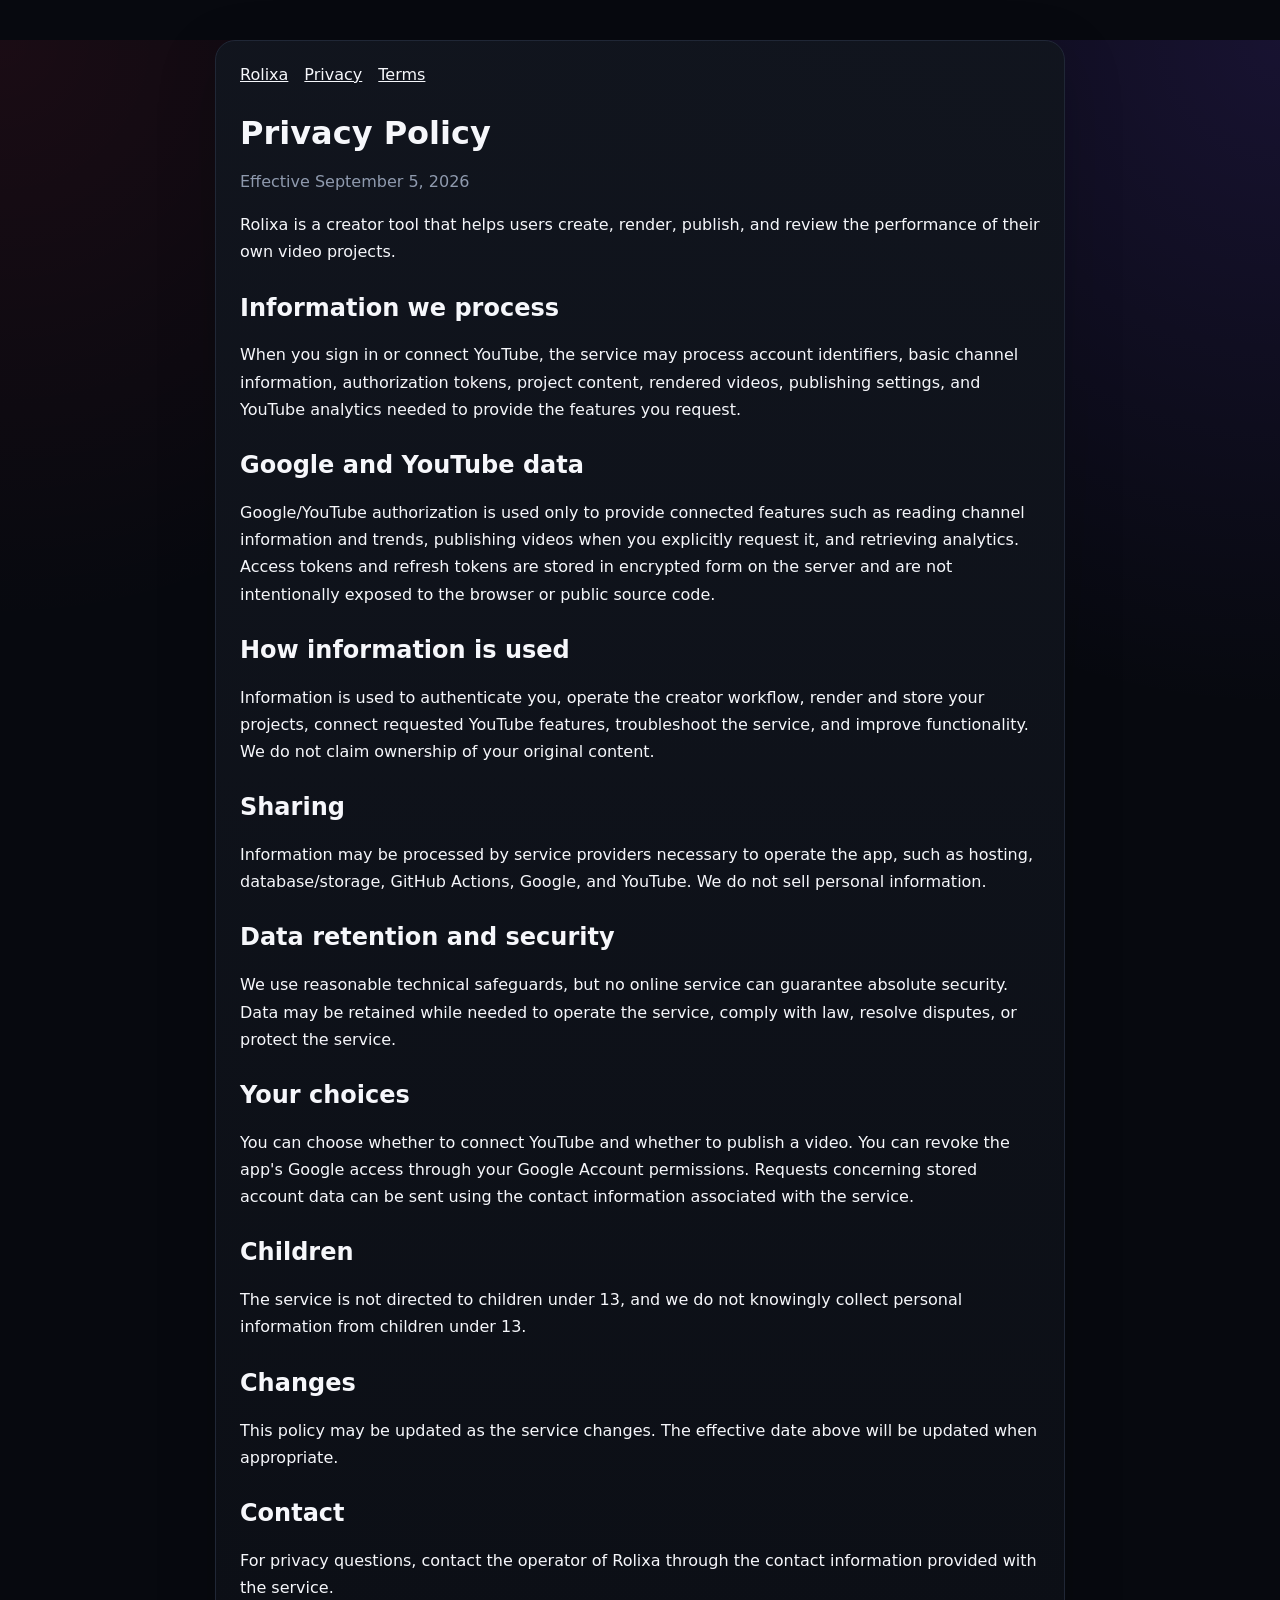
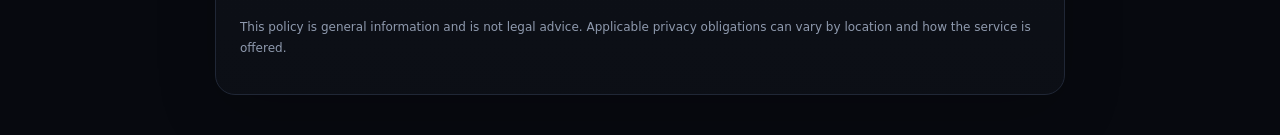
<file: privacy.html>
<!doctype html>
<html lang="en"><head><meta charset="utf-8"><meta name="viewport" content="width=device-width,initial-scale=1"><title>Privacy Policy | Rolixa</title><link rel="stylesheet" href="./styles.css"><style>.legal{max-width:850px;margin:40px auto;padding:24px}.legal h1{margin-bottom:8px}.legal h2{margin-top:28px}.legal p,.legal li{line-height:1.7}.legal-nav{display:flex;gap:16px;flex-wrap:wrap;margin-bottom:30px}.legal a{color:inherit}</style></head><body><main class="legal panel"><nav class="legal-nav"><a href="/">Rolixa</a><a href="/privacy.html">Privacy</a><a href="/terms.html">Terms</a></nav><h1>Privacy Policy</h1><p class="muted">Effective September 5, 2026</p><p>Rolixa is a creator tool that helps users create, render, publish, and review the performance of their own video projects.</p><h2>Information we process</h2><p>When you sign in or connect YouTube, the service may process account identifiers, basic channel information, authorization tokens, project content, rendered videos, publishing settings, and YouTube analytics needed to provide the features you request.</p><h2>Google and YouTube data</h2><p>Google/YouTube authorization is used only to provide connected features such as reading channel information and trends, publishing videos when you explicitly request it, and retrieving analytics. Access tokens and refresh tokens are stored in encrypted form on the server and are not intentionally exposed to the browser or public source code.</p><h2>How information is used</h2><p>Information is used to authenticate you, operate the creator workflow, render and store your projects, connect requested YouTube features, troubleshoot the service, and improve functionality. We do not claim ownership of your original content.</p><h2>Sharing</h2><p>Information may be processed by service providers necessary to operate the app, such as hosting, database/storage, GitHub Actions, Google, and YouTube. We do not sell personal information.</p><h2>Data retention and security</h2><p>We use reasonable technical safeguards, but no online service can guarantee absolute security. Data may be retained while needed to operate the service, comply with law, resolve disputes, or protect the service.</p><h2>Your choices</h2><p>You can choose whether to connect YouTube and whether to publish a video. You can revoke the app's Google access through your Google Account permissions. Requests concerning stored account data can be sent using the contact information associated with the service.</p><h2>Children</h2><p>The service is not directed to children under 13, and we do not knowingly collect personal information from children under 13.</p><h2>Changes</h2><p>This policy may be updated as the service changes. The effective date above will be updated when appropriate.</p><h2>Contact</h2><p>For privacy questions, contact the operator of Rolixa through the contact information provided with the service.</p><p class="muted small">This policy is general information and is not legal advice. Applicable privacy obligations can vary by location and how the service is offered.</p></main></body></html>
</file>
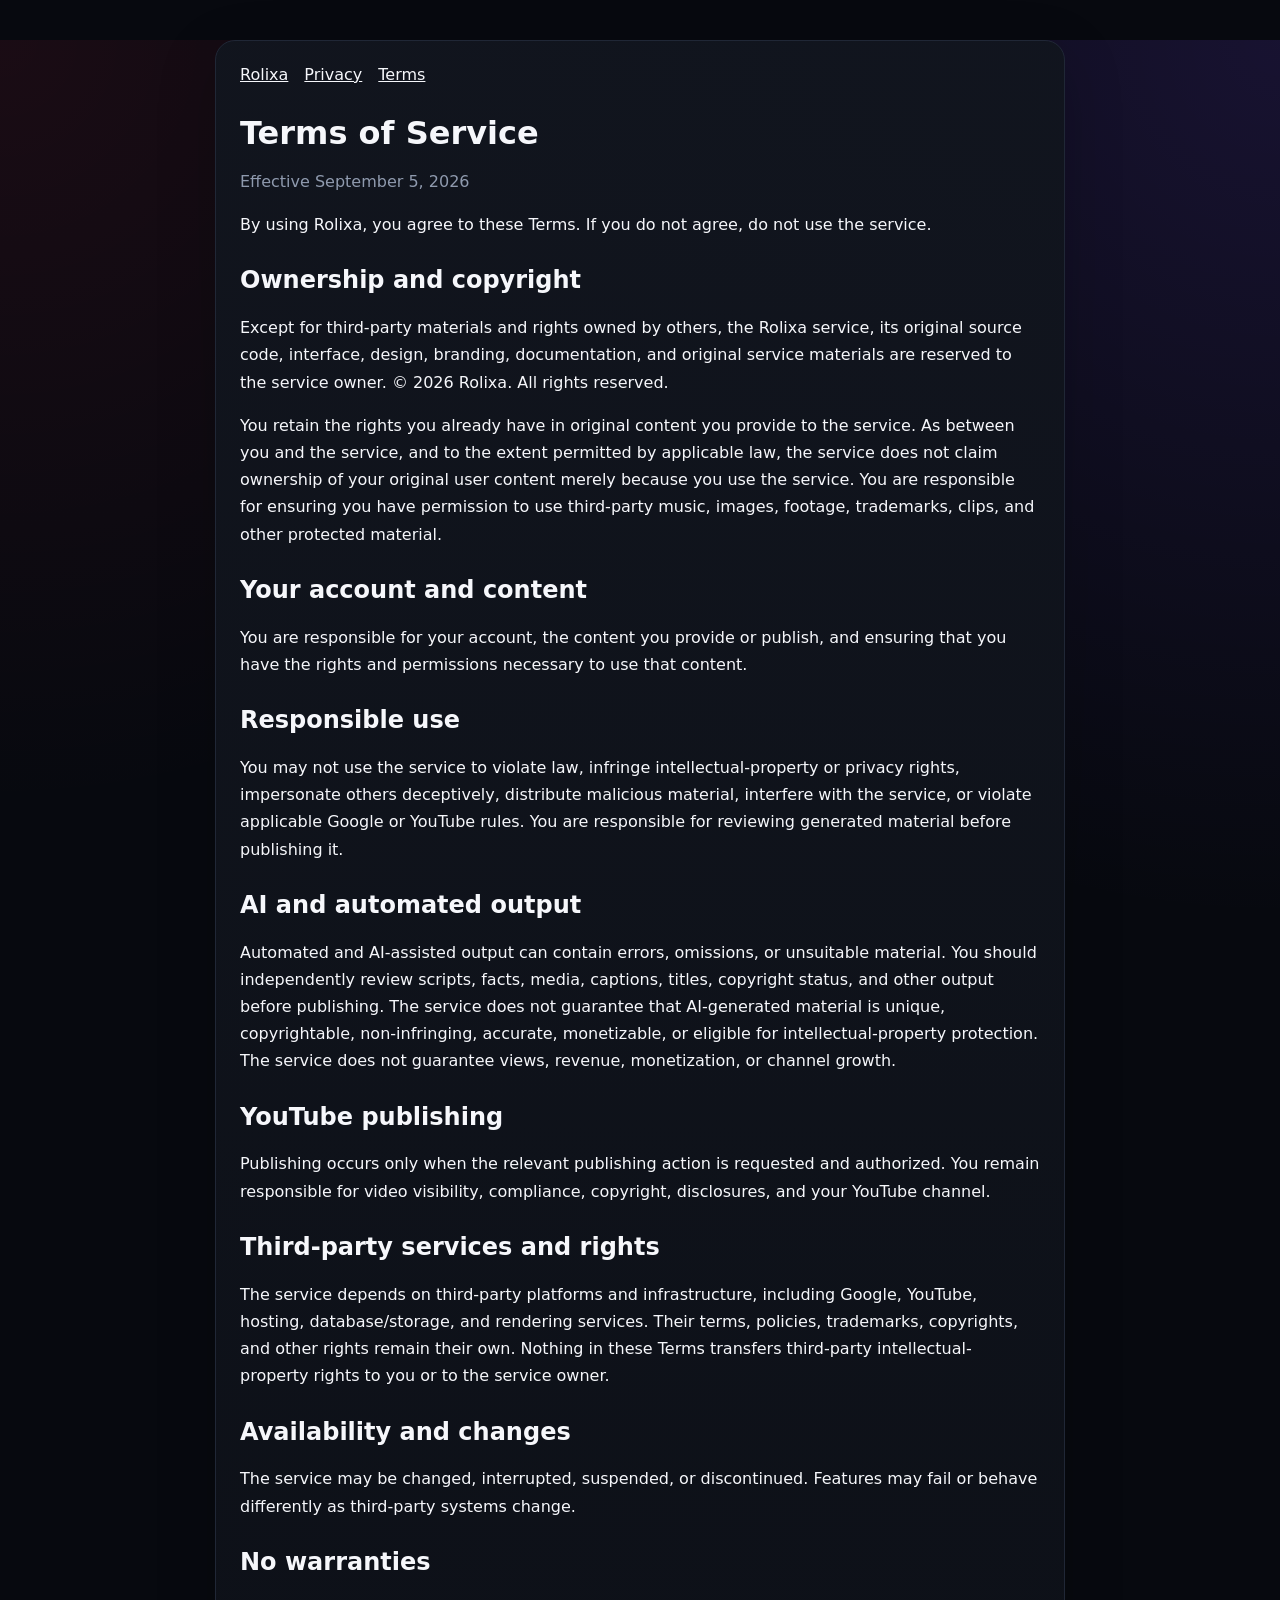
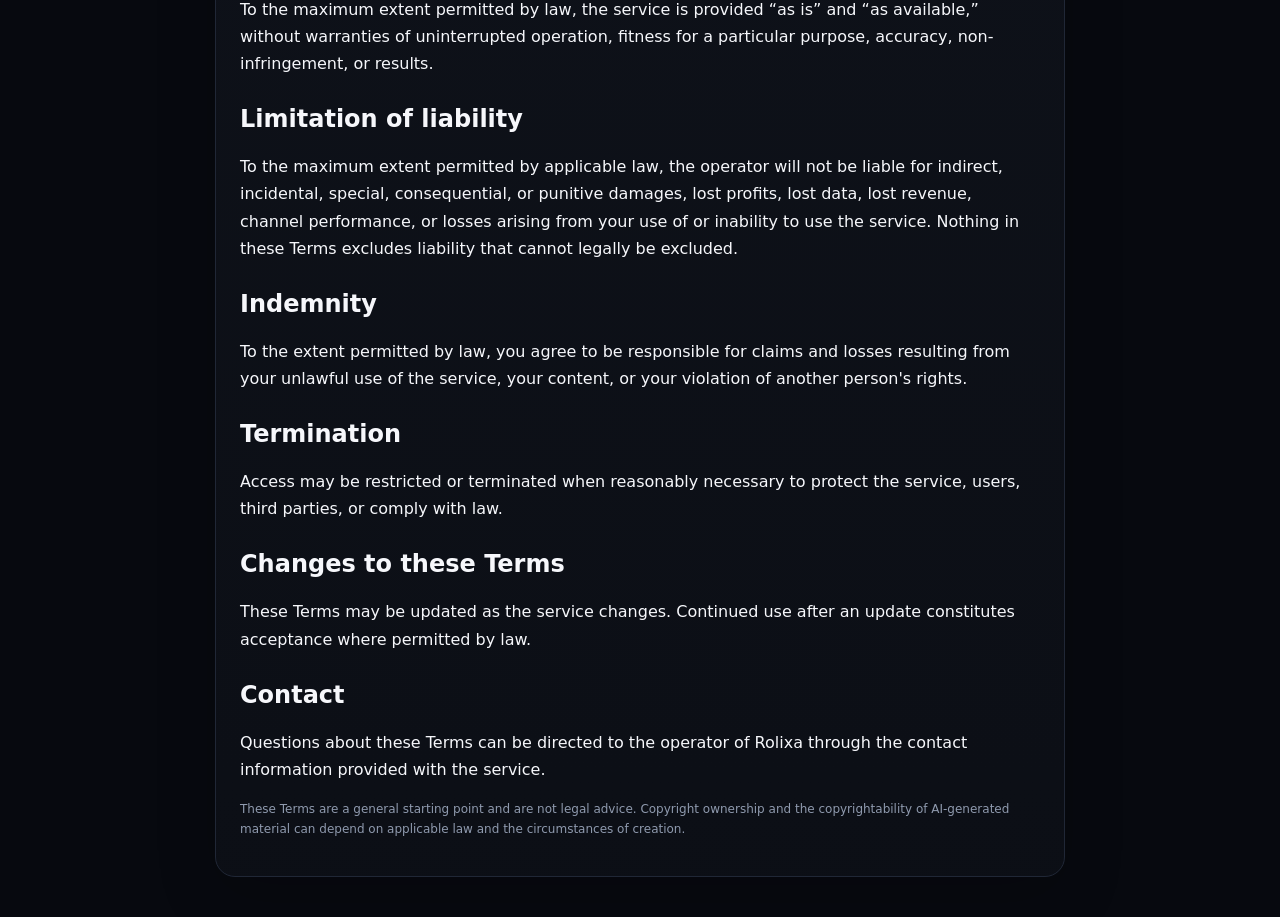
<file: terms.html>
<!doctype html>
<html lang="en"><head><meta charset="utf-8"><meta name="viewport" content="width=device-width,initial-scale=1"><title>Terms of Service | Rolixa</title><link rel="stylesheet" href="./styles.css"><style>.legal{max-width:850px;margin:40px auto;padding:24px}.legal h1{margin-bottom:8px}.legal h2{margin-top:28px}.legal p,.legal li{line-height:1.7}.legal-nav{display:flex;gap:16px;flex-wrap:wrap;margin-bottom:30px}.legal a{color:inherit}</style></head><body><main class="legal panel"><nav class="legal-nav"><a href="/">Rolixa</a><a href="/privacy.html">Privacy</a><a href="/terms.html">Terms</a></nav><h1>Terms of Service</h1><p class="muted">Effective September 5, 2026</p><p>By using Rolixa, you agree to these Terms. If you do not agree, do not use the service.</p><h2>Ownership and copyright</h2><p>Except for third-party materials and rights owned by others, the Rolixa service, its original source code, interface, design, branding, documentation, and original service materials are reserved to the service owner. © 2026 Rolixa. All rights reserved.</p><p>You retain the rights you already have in original content you provide to the service. As between you and the service, and to the extent permitted by applicable law, the service does not claim ownership of your original user content merely because you use the service. You are responsible for ensuring you have permission to use third-party music, images, footage, trademarks, clips, and other protected material.</p><h2>Your account and content</h2><p>You are responsible for your account, the content you provide or publish, and ensuring that you have the rights and permissions necessary to use that content.</p><h2>Responsible use</h2><p>You may not use the service to violate law, infringe intellectual-property or privacy rights, impersonate others deceptively, distribute malicious material, interfere with the service, or violate applicable Google or YouTube rules. You are responsible for reviewing generated material before publishing it.</p><h2>AI and automated output</h2><p>Automated and AI-assisted output can contain errors, omissions, or unsuitable material. You should independently review scripts, facts, media, captions, titles, copyright status, and other output before publishing. The service does not guarantee that AI-generated material is unique, copyrightable, non-infringing, accurate, monetizable, or eligible for intellectual-property protection. The service does not guarantee views, revenue, monetization, or channel growth.</p><h2>YouTube publishing</h2><p>Publishing occurs only when the relevant publishing action is requested and authorized. You remain responsible for video visibility, compliance, copyright, disclosures, and your YouTube channel.</p><h2>Third-party services and rights</h2><p>The service depends on third-party platforms and infrastructure, including Google, YouTube, hosting, database/storage, and rendering services. Their terms, policies, trademarks, copyrights, and other rights remain their own. Nothing in these Terms transfers third-party intellectual-property rights to you or to the service owner.</p><h2>Availability and changes</h2><p>The service may be changed, interrupted, suspended, or discontinued. Features may fail or behave differently as third-party systems change.</p><h2>No warranties</h2><p>To the maximum extent permitted by law, the service is provided “as is” and “as available,” without warranties of uninterrupted operation, fitness for a particular purpose, accuracy, non-infringement, or results.</p><h2>Limitation of liability</h2><p>To the maximum extent permitted by applicable law, the operator will not be liable for indirect, incidental, special, consequential, or punitive damages, lost profits, lost data, lost revenue, channel performance, or losses arising from your use of or inability to use the service. Nothing in these Terms excludes liability that cannot legally be excluded.</p><h2>Indemnity</h2><p>To the extent permitted by law, you agree to be responsible for claims and losses resulting from your unlawful use of the service, your content, or your violation of another person's rights.</p><h2>Termination</h2><p>Access may be restricted or terminated when reasonably necessary to protect the service, users, third parties, or comply with law.</p><h2>Changes to these Terms</h2><p>These Terms may be updated as the service changes. Continued use after an update constitutes acceptance where permitted by law.</p><h2>Contact</h2><p>Questions about these Terms can be directed to the operator of Rolixa through the contact information provided with the service.</p><p class="muted small">These Terms are a general starting point and are not legal advice. Copyright ownership and the copyrightability of AI-generated material can depend on applicable law and the circumstances of creation.</p></main></body></html>
</file>
<file: styles.css>
*{box-sizing:border-box}html{background:#07090f}body{margin:0;background:radial-gradient(circle at top right,rgba(125,75,255,.14),transparent 32%),radial-gradient(circle at top left,rgba(255,45,85,.08),transparent 28%),#07090f;color:#f6f7fb;font-family:Inter,ui-sans-serif,system-ui,-apple-system,BlinkMacSystemFont,"Segoe UI",sans-serif;min-height:100vh}.app-shell{min-height:100vh;display:grid;grid-template-columns:250px minmax(0,1fr)}.sidebar{position:sticky;top:0;height:100vh;border-right:1px solid #1d2230;background:rgba(9,11,18,.9);backdrop-filter:blur(18px);padding:22px 16px;display:flex;flex-direction:column;z-index:5}.brand-block{display:flex;align-items:center;gap:12px;padding:4px 8px 22px}.brand-mark{width:40px;height:40px;border-radius:14px;display:grid;place-items:center;background:linear-gradient(145deg,#fff,#b9c0d0);color:#080a0f;font-weight:900;box-shadow:0 10px 30px rgba(255,255,255,.08)}.brand-name{font-size:17px;font-weight:850;letter-spacing:-.02em}.eyebrow{font-size:10px;letter-spacing:.18em;color:#7f8ca3;font-weight:800}.tabs{display:flex;flex-direction:column;gap:6px}.tab,.ghost,.primary{font:inherit;border:0;cursor:pointer;transition:.18s ease}.tab{display:flex;align-items:center;gap:12px;width:100%;padding:12px 13px;border-radius:13px;background:transparent;color:#8793a8;font-weight:750;text-align:left}.tab:hover{background:#10141d;color:#f8f9fc}.tab.active{background:linear-gradient(135deg,#171c28,#121620);color:#fff;box-shadow:inset 0 0 0 1px #252c3b}.tab-icon{width:24px;text-align:center;font-size:16px}.sidebar-foot{margin-top:auto;display:grid;gap:12px}.system-card{display:flex;gap:10px;align-items:center;padding:12px;border:1px solid #202636;border-radius:14px;background:#0e121a}.system-card div{display:grid;gap:2px}.system-card strong{font-size:12px}.system-card span:last-child{font-size:11px;color:#7f8ca3}.status-dot{width:8px;height:8px;border-radius:999px;background:#6ee7a6;box-shadow:0 0 0 4px rgba(110,231,166,.1);flex:0 0 auto}.workspace{min-width:0;padding:28px 30px 48px;max-width:1500px;width:100%;margin:0 auto}.topbar,.section-head,.hero-actions,.top-actions{display:flex;justify-content:space-between;align-items:center;gap:14px}.topbar{margin-bottom:26px}.topbar h1{font-size:28px;margin:4px 0 0;letter-spacing:-.035em}.primary,.ghost{border-radius:13px;padding:11px 15px;font-weight:800}.primary{background:linear-gradient(180deg,#fff,#dfe5ef);color:#090b10;box-shadow:0 10px 30px rgba(255,255,255,.07)}.primary:hover{transform:translateY(-1px);filter:brightness(1.03)}.ghost{background:#111620;color:#dce4ef;border:1px solid #252d3b}.ghost:hover{border-color:#3a4559;background:#151b27}.compact{padding:9px 12px;font-size:13px}.full{width:100%}.panel,.hero-panel,.performance-banner{border:1px solid #202736;background:linear-gradient(180deg,rgba(17,21,30,.96),rgba(12,15,22,.96));box-shadow:0 18px 60px rgba(0,0,0,.18)}.panel{border-radius:20px;padding:20px;margin-bottom:16px}.hero-panel{border-radius:24px;padding:28px;display:grid;grid-template-columns:minmax(0,1fr) 220px;gap:24px;align-items:center;margin-bottom:16px;overflow:hidden;position:relative}.hero-panel:before{content:"";position:absolute;inset:auto -100px -140px auto;width:360px;height:360px;border-radius:50%;background:radial-gradient(circle,rgba(121,82,255,.2),transparent 68%);pointer-events:none}.hero-copy{position:relative;z-index:1;max-width:720px}.hero-copy h2,.page-head h2,.auth-copy h2{margin:8px 0 10px;letter-spacing:-.04em}.hero-copy h2{font-size:clamp(30px,4vw,50px);line-height:1.02}.hero-copy p{max-width:650px}.hero-orb{width:170px;height:170px;justify-self:end;border-radius:50%;display:grid;place-items:center;background:radial-gradient(circle at 35% 30%,#fff 0 5%,#7673ff 15%,#241f56 48%,#0c0f16 72%);box-shadow:0 0 0 18px rgba(101,84,255,.05),0 35px 80px rgba(73,62,192,.22)}.hero-orb span{font-size:38px;font-weight:950;letter-spacing:-.08em}.muted,.empty,.status-line{color:#8f9aae}.muted{line-height:1.6}.small{font-size:12px}.metric-grid{display:grid;grid-template-columns:repeat(4,minmax(0,1fr));gap:12px;margin-bottom:16px}.metric{border:1px solid #202736;border-radius:18px;padding:18px;background:linear-gradient(180deg,#10151f,#0c1017)}.metric-label{font-size:12px;color:#8c98ab;font-weight:750}.metric strong{display:block;font-size:34px;letter-spacing:-.05em;margin:8px 0 2px}.metric span{font-size:11px;color:#68758b}.grid-2{display:grid;grid-template-columns:minmax(0,1.2fr) minmax(320px,.8fr);gap:16px}.section-head h3,.studio-side h3{margin:5px 0 0;font-size:18px}.empty{border:1px dashed #2a3242;border-radius:15px;padding:18px;margin-top:14px;background:rgba(8,11,17,.35)}.youtube-chip{padding:6px 9px;border-radius:999px;background:rgba(255,60,75,.1);border:1px solid rgba(255,60,75,.24);color:#ff8b97;font-size:11px;font-weight:800}.youtube-card .primary{margin-top:14px}.auth-panel{min-height:360px;display:grid;grid-template-columns:1.1fr .9fr;gap:32px;align-items:center;padding:32px}.auth-copy h2{font-size:38px}.auth-form{display:grid;gap:11px;padding:20px;border:1px solid #232a39;border-radius:18px;background:#0b0f16}.field-label,.form-grid label{font-size:12px;color:#aab5c5;font-weight:750}.auth-form input,.form-grid input,.form-grid select,.form-grid textarea,.compact-form input,.compact-form textarea,.big-editor{width:100%;background:#090d13;border:1px solid #293141;color:#f6f8fb;border-radius:12px;padding:12px 13px;outline:none;font:inherit}.auth-form input:focus,.form-grid input:focus,.form-grid select:focus,.form-grid textarea:focus,.compact-form input:focus,.compact-form textarea:focus,.big-editor:focus{border-color:#69758a;box-shadow:0 0 0 3px rgba(105,117,138,.09)}.page-head{margin:6px 0 18px}.page-head h2{font-size:34px}.studio-layout{display:grid;grid-template-columns:minmax(0,1fr) 300px;gap:16px}.studio-main{padding:24px}.form-grid{display:grid;grid-template-columns:1fr 1fr;gap:16px}.form-grid label{display:grid;gap:8px}.form-grid .wide{grid-column:1/-1}.form-grid textarea{min-height:120px;resize:vertical}.input-help{font-size:10px;color:#69758a;margin-top:-4px}.form-action{padding-top:4px}.pipeline-list{display:grid;gap:8px;margin-top:16px}.pipeline-item{display:flex;gap:12px;align-items:center;padding:11px;border:1px solid #202736;border-radius:13px;background:#0d1119;opacity:.72}.pipeline-item.active{opacity:1;border-color:#424d63}.pipeline-item>span{width:30px;height:30px;border-radius:10px;background:#171d28;display:grid;place-items:center;font-size:10px;color:#8e9bb0;font-weight:900}.pipeline-item div{display:grid;gap:2px}.pipeline-item strong{font-size:12px}.pipeline-item small{font-size:10px;color:#758197}.performance-banner{border-radius:17px;padding:14px 16px;margin-bottom:16px;display:flex;justify-content:space-between;gap:14px;align-items:center;color:#8793a7;font-size:12px}.performance-banner div{display:flex;align-items:center;gap:10px;color:#dfe5ef}.project-row{padding:15px 0;border-bottom:1px solid #202736}.project-row:last-child{border-bottom:0}.project-title{font-weight:850;letter-spacing:-.01em}.project-meta{color:#7e899d;font-size:12px;margin-top:4px;line-height:1.5}.status-pill{display:inline-block;margin-top:9px;border:1px solid #30394b;background:#111722;border-radius:999px;padding:6px 9px;font-size:10px;text-transform:uppercase;letter-spacing:.06em;font-weight:800}.view{display:none}.active-view{display:block}.hidden{display:none!important}.mobile-nav{display:none}.stack{display:grid;gap:10px}.divider{display:flex;align-items:center;gap:10px;color:#68758b;font-size:11px}.divider:before,.divider:after{content:"";height:1px;background:#232b39;flex:1}.cards-grid{display:grid;grid-template-columns:repeat(4,minmax(0,1fr));gap:10px;margin-top:14px}.trend-card,.work-card{border:1px solid #222a39;border-radius:16px;background:#0c1119;padding:14px}.trend-top{display:flex;justify-content:space-between;gap:12px}.trend-top strong{font-size:13px;line-height:1.35}.trend-top span{font-size:24px;font-weight:900}.trend-card button{margin-top:12px}.health-list{display:grid;gap:10px;margin-top:14px}.health-row{display:flex;align-items:center;gap:10px;padding:10px 0;border-bottom:1px solid #1e2532}.health-row:last-child{border-bottom:0}.health-row div{display:grid;gap:2px}.health-row strong{font-size:12px}.health-row small{font-size:10px;color:#748096}.health-dot{width:8px;height:8px;border-radius:50%}.health-dot.ok{background:#6ee7a6}.health-dot.warn{background:#f7c66a}.guardrail{margin-top:14px;padding:14px;border:1px solid #283142;border-radius:15px;background:#0c1119}.library-layout{display:grid;grid-template-columns:320px minmax(0,1fr);gap:16px}.project-browser{align-self:start;position:sticky;top:20px}.project-list{display:grid;gap:8px}.project-button{width:100%;background:#0b1017;border:1px solid #202736;border-radius:14px;color:inherit;text-align:left;padding:14px;cursor:pointer}.project-button.selected{border-color:#69758a;background:#121925}.project-error{font-size:11px;color:#ff9da6;margin-top:7px}.project-workspace{min-height:600px}.workspace-head{display:flex;justify-content:space-between;align-items:flex-start;gap:12px}.workspace-head h2{margin:5px 0 2px}.pipeline-strip{display:grid;grid-template-columns:repeat(7,1fr);gap:7px;margin:18px 0}.mini-step{padding:9px;border:1px solid #232b39;border-radius:12px;background:#0b1017;display:grid;gap:3px;min-width:0}.mini-step strong{font-size:9px;text-transform:uppercase;letter-spacing:.05em}.mini-step span,.mini-step small{font-size:9px;color:#778399}.mini-step.passed{border-color:rgba(110,231,166,.35)}.mini-step.failed,.mini-step.blocked{border-color:rgba(255,104,117,.35)}.mini-step.running{border-color:rgba(247,198,106,.35)}.work-grid{display:grid;grid-template-columns:1fr 1fr;gap:12px}.wide-card{grid-column:1/-1}.work-card h3{margin:5px 0 12px}.source-row,.hook-row,.check-row{display:flex;justify-content:space-between;align-items:flex-start;gap:10px;padding:10px;border:1px solid #202736;border-radius:12px;background:#0a0f16;margin-bottom:8px}.source-row>div{display:grid;gap:4px}.source-row a{color:#b9c8ff;font-size:11px}.source-row small{color:#778399}.hook-row{justify-content:flex-start;cursor:pointer}.compact-form{margin-top:10px}.compact-empty{padding:11px;margin-top:0}.big-editor{min-height:260px;resize:vertical;line-height:1.6}.inline-actions{display:flex;gap:10px;flex-wrap:wrap;margin-top:10px}.video-preview{width:100%;max-height:520px;border-radius:14px;background:#000}.render-history{margin-top:10px}.check-grid{display:grid;grid-template-columns:repeat(4,1fr);gap:8px}.check-row{justify-content:flex-start;margin:0;text-transform:capitalize;font-size:12px}.analytics-mini{display:flex;gap:8px;flex-wrap:wrap;margin-top:8px}.analytics-mini span{font-size:10px;border:1px solid #2a3343;border-radius:999px;padding:5px 8px}.lesson-list{display:grid;gap:10px;margin-top:14px}.lesson{padding:14px;border:1px solid #222a39;border-radius:14px;background:#0c1119}.lesson p{margin:7px 0 0;color:#8793a7;font-size:12px;line-height:1.55}
@media(max-width:1100px){.cards-grid{grid-template-columns:repeat(2,1fr)}.library-layout{grid-template-columns:260px minmax(0,1fr)}.pipeline-strip{overflow:auto;grid-template-columns:repeat(7,120px)}.check-grid{grid-template-columns:repeat(2,1fr)}}
@media(max-width:980px){.app-shell{grid-template-columns:210px minmax(0,1fr)}.workspace{padding:24px 22px 42px}.metric-grid{grid-template-columns:1fr 1fr}.hero-panel{grid-template-columns:1fr 150px}.hero-orb{width:130px;height:130px}.studio-layout,.library-layout{grid-template-columns:1fr}.project-browser{position:static}.studio-side{order:-1}.pipeline-list{grid-template-columns:repeat(5,1fr);overflow:auto}.pipeline-item{min-width:150px}}
@media(max-width:760px){body{padding-bottom:76px}.app-shell{display:block}.sidebar{display:none}.workspace{padding:18px 14px 26px}.topbar{align-items:flex-start;margin-bottom:18px}.topbar h1{font-size:22px}.topbar .primary{display:none}.hero-panel{grid-template-columns:1fr;padding:22px;min-height:310px}.hero-copy h2{font-size:36px}.hero-orb{position:absolute;right:-30px;bottom:-34px;width:145px;height:145px;opacity:.55}.hero-actions{justify-content:flex-start;flex-wrap:wrap}.metric-grid{grid-template-columns:1fr 1fr}.metric{padding:15px}.metric strong{font-size:28px}.grid-2,.auth-panel,.form-grid,.work-grid{grid-template-columns:1fr}.wide-card{grid-column:auto}.auth-panel{padding:22px;gap:20px;min-height:0}.auth-copy h2{font-size:30px}.form-grid .wide{grid-column:auto}.studio-main{padding:18px}.performance-banner{align-items:flex-start;flex-direction:column}.mobile-nav{position:fixed;left:10px;right:10px;bottom:10px;z-index:20;display:grid;grid-template-columns:repeat(4,1fr);padding:7px;border:1px solid #252c3b;border-radius:18px;background:rgba(12,15,22,.94);backdrop-filter:blur(18px);box-shadow:0 18px 50px rgba(0,0,0,.35)}.mobile-nav .tab{display:grid;place-items:center;gap:2px;padding:7px 4px;text-align:center;border-radius:12px}.mobile-nav .tab span{font-size:16px}.mobile-nav .tab small{font-size:9px}.mobile-nav .tab.active{background:#1a202d}.page-head h2{font-size:29px}.section-head{align-items:flex-start}.pipeline-list{grid-template-columns:none;display:flex}.panel{border-radius:17px;padding:16px}.cards-grid,.check-grid{grid-template-columns:1fr}.project-workspace{padding:14px}.workspace-head{flex-direction:column}.pipeline-strip{grid-template-columns:repeat(7,108px)}}
@media(max-width:430px){.workspace{padding-left:12px;padding-right:12px}.metric-grid{gap:9px}.metric{min-width:0}.hero-copy h2{font-size:32px}.topbar .eyebrow{max-width:210px}.grid-2{gap:12px}.panel{margin-bottom:12px}}
</file>
